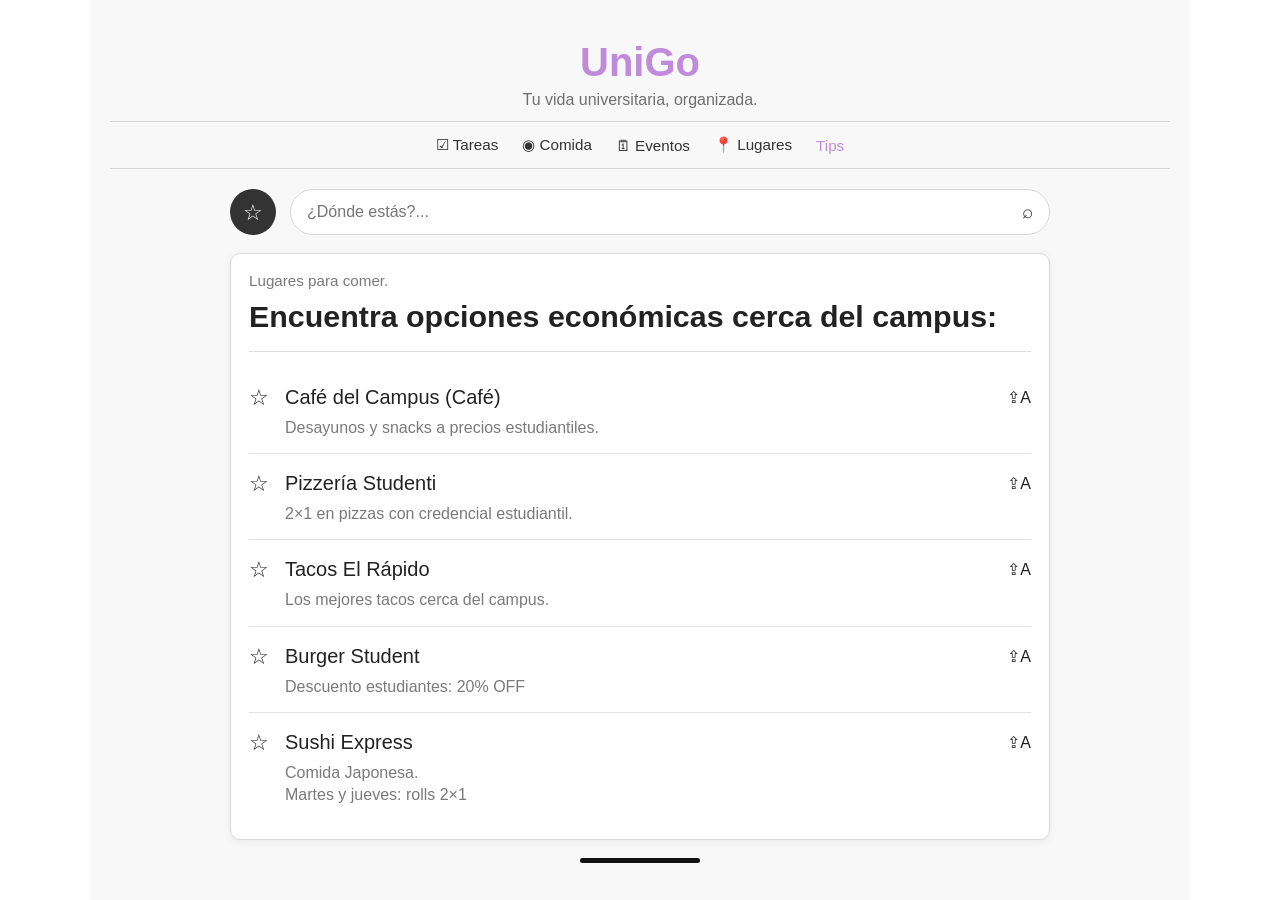
<file: comida.html>
<!DOCTYPE html>
<html lang="es">

<head>
  <meta charset="UTF-8">
  <meta name="viewport" content="width=device-width, initial-scale=1.0">
  <title>UniGo - Comida</title>
  <link rel="stylesheet" href="style.css">
</head>

<body>

  <main class="panel-page">
    <div class="status-bar">
    </div>

    <header class="panel-header">
      <h1 class="brand-title">UniGo</h1>
      <p class="brand-subtitle">Tu vida universitaria, organizada.</p>
    </header>

    <nav class="menu">
       <a href="panel.html" class="menu-item">☑ Tareas</a>
            <a href="comida.html" class="menu-item">◉ Comida</a>
            <a href="eventos.html" class="menu-item">🗓 Eventos</a>
            <a href="lugares.html" class="menu-item">📍 Lugares</a>
            <a href="tips.html" class="menu-item active">Tips</a>
    </nav>

    <section class="food-topbar">
      <button class="fav-btn">☆</button>

      <div class="search-box">
        <input type="text" placeholder="¿Dónde estás?..." class="food-search">
        <button class="search-btn">⌕</button>
      </div>
    </section>

    <section class="food-box">
      <p class="food-small-title">Lugares para comer.</p>
      <h2 class="food-title">Encuentra opciones económicas cerca del campus:</h2>

      <div class="food-list">

        <article class="food-item">
          <div class="food-item-top">
            <span class="food-star">☆</span>
            <h3>Café del Campus (Café)</h3>
            <span class="food-tag">⇪A</span>
          </div>
          <p>Desayunos y snacks a precios estudiantiles.</p>
        </article>

        <article class="food-item">
          <div class="food-item-top">
            <span class="food-star">☆</span>
            <h3>Pizzería Studenti</h3>
            <span class="food-tag">⇪A</span>
          </div>
          <p>2×1 en pizzas con credencial estudiantil.</p>
        </article>

        <article class="food-item">
          <div class="food-item-top">
            <span class="food-star">☆</span>
            <h3>Tacos El Rápido</h3>
            <span class="food-tag">⇪A</span>
          </div>
          <p>Los mejores tacos cerca del campus.</p>
        </article>

        <article class="food-item">
          <div class="food-item-top">
            <span class="food-star">☆</span>
            <h3>Burger Student</h3>
            <span class="food-tag">⇪A</span>
          </div>
          <p>Descuento estudiantes: 20% OFF</p>
        </article>

        <article class="food-item">
          <div class="food-item-top">
            <span class="food-star">☆</span>
            <h3>Sushi Express</h3>
            <span class="food-tag">⇪A</span>
          </div>
          <p>Comida Japonesa.<br>Martes y jueves: rolls 2×1</p>
        </article>

      </div>
    </section>

    <div class="bottom-line"></div>
  </main>

</body>

</html>
</file>
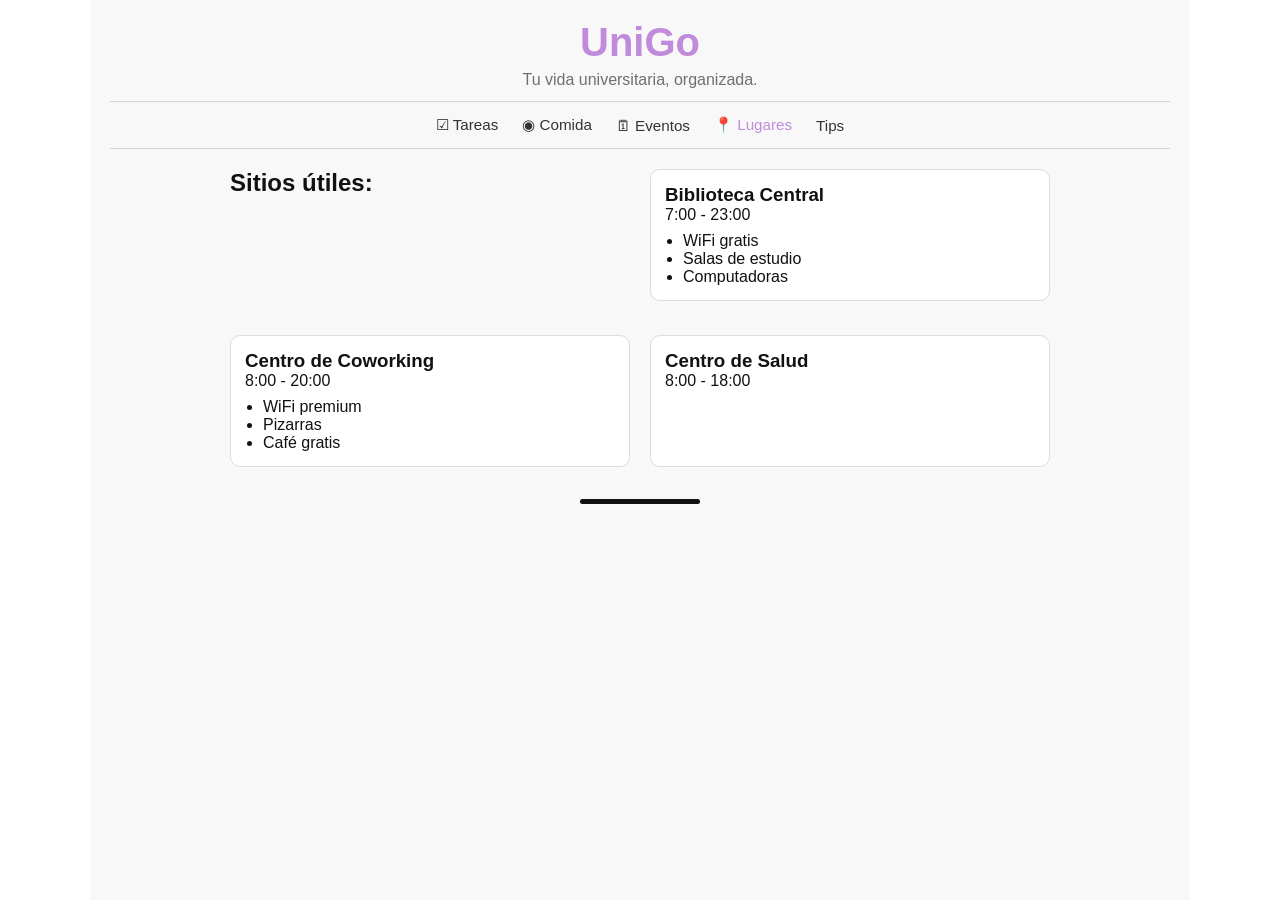
<file: lugares.html>
<!DOCTYPE html>
<html lang="es">
<head>
  <meta charset="UTF-8">
  <meta name="viewport" content="width=device-width, initial-scale=1.0">
  <title>UniGo - Lugares</title>
  <link rel="stylesheet" href="style.css">
</head>

<body>

<main class="panel-page">

  <header class="panel-header">
    <h1 class="brand-title">UniGo</h1>
    <p class="brand-subtitle">Tu vida universitaria, organizada.</p>
  </header>

  <nav class="menu">
    <a href="panel.html" class="menu-item">☑ Tareas</a>
    <a href="comida.html" class="menu-item">◉ Comida</a>
    <a href="eventos.html" class="menu-item">🗓 Eventos</a>
    <a href="lugares.html" class="menu-item active">📍 Lugares</a>
    <a href="tips.html" class="menu-item">Tips</a>
  </nav>

  <section class="places-box">

    <h2>Sitios útiles:</h2>

    <article class="place-card">
      <h3>Biblioteca Central</h3>
      <p>7:00 - 23:00</p>
      <ul>
        <li>WiFi gratis</li>
        <li>Salas de estudio</li>
        <li>Computadoras</li>
      </ul>
    </article>

    <article class="place-card">
      <h3>Centro de Coworking</h3>
      <p>8:00 - 20:00</p>
      <ul>
        <li>WiFi premium</li>
        <li>Pizarras</li>
        <li>Café gratis</li>
      </ul>
    </article>

    <article class="place-card">
      <h3>Centro de Salud</h3>
      <p>8:00 - 18:00</p>
    </article>

  </section>

  <div class="bottom-line"></div>

</main>

</body>
</html>
</file>
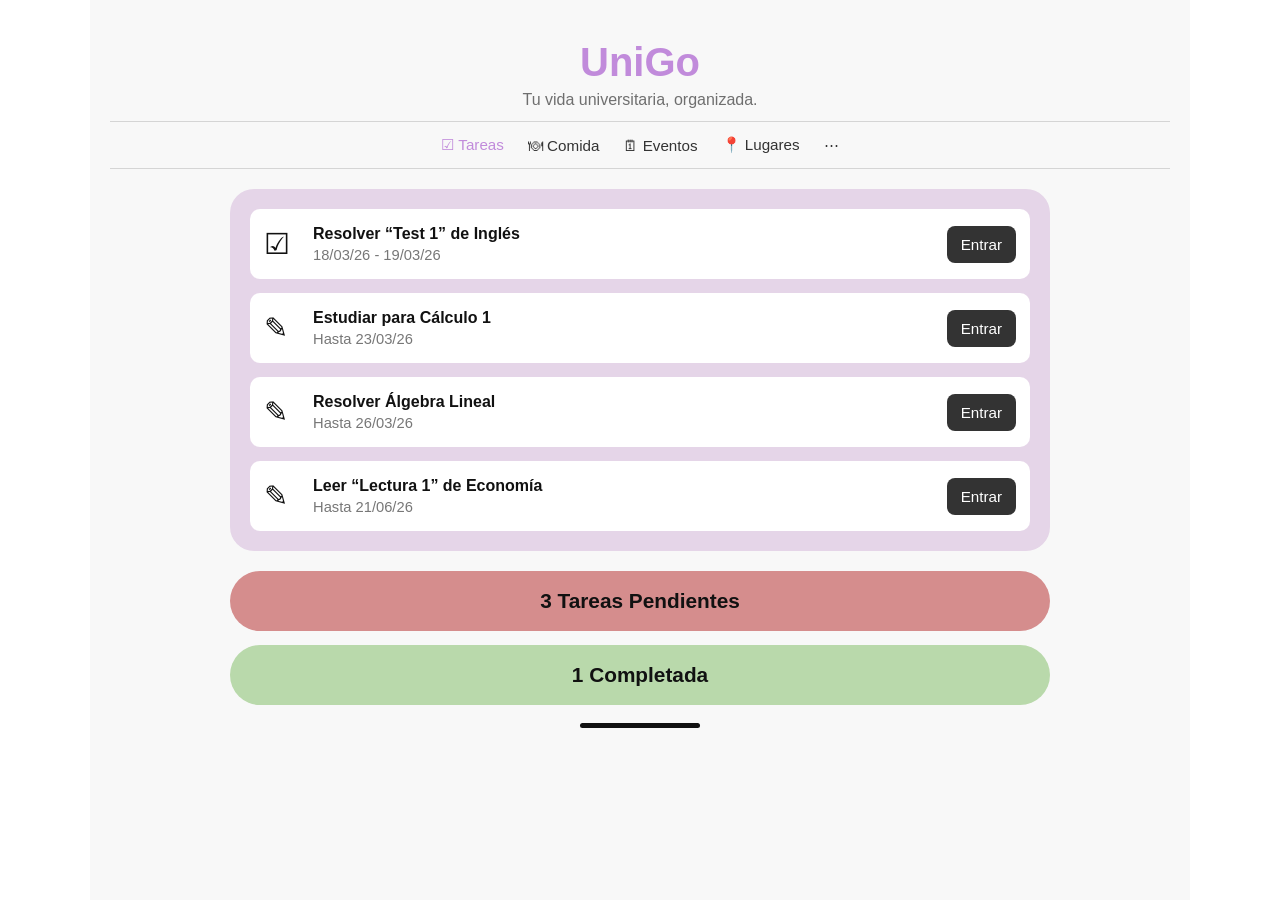
<file: pagina2.html>
<!DOCTYPE html>
<html lang="es">

<head>
    <meta charset="UTF-8">
    <meta name="viewport" content="width=device-width, initial-scale=1.0">
    <title>UniGo - Panel</title>
    <link rel="stylesheet" href="style.css">
</head>

<body>

    <main class="panel-page">
        <div class="status-bar">
        </div>

        <header class="panel-header">
            <h1 class="brand-title">UniGo</h1>
            <p class="brand-subtitle">Tu vida universitaria, organizada.</p>
        </header>

        <nav class="menu">
            <a href="#" class="menu-item active">☑ Tareas</a>
            <a href="#" class="menu-item">🍽 Comida</a>
            <a href="#" class="menu-item">🗓 Eventos</a>
            <a href="#" class="menu-item">📍 Lugares</a>
            <a href="#" class="menu-item">⋯</a>
        </nav>

        <section class="tasks-box">
            <div class="task-card">
                <div class="task-icon">☑</div>
                <div class="task-info">
                    <h3>Resolver “Test 1” de Inglés</h3>
                    <p>18/03/26 - 19/03/26</p>
                </div>
                <button class="task-btn">Entrar</button>
            </div>

            <div class="task-card">
                <div class="task-icon">✎</div>
                <div class="task-info">
                    <h3>Estudiar para Cálculo 1</h3>
                    <p>Hasta 23/03/26</p>
                </div>
                <button class="task-btn">Entrar</button>
            </div>

            <div class="task-card">
                <div class="task-icon">✎</div>
                <div class="task-info">
                    <h3>Resolver Álgebra Lineal</h3>
                    <p>Hasta 26/03/26</p>
                </div>
                <button class="task-btn">Entrar</button>
            </div>

            <div class="task-card">
                <div class="task-icon">✎</div>
                <div class="task-info">
                    <h3>Leer “Lectura 1” de Economía</h3>
                    <p>Hasta 21/06/26</p>
                </div>
                <button class="task-btn">Entrar</button>
            </div>
        </section>

        <section class="summary-box">
            <div class="summary pending">3 Tareas Pendientes</div>
            <div class="summary completed">1 Completada</div>
        </section>

        <div class="bottom-line"></div>
    </main>

</body>

</html>
</file>
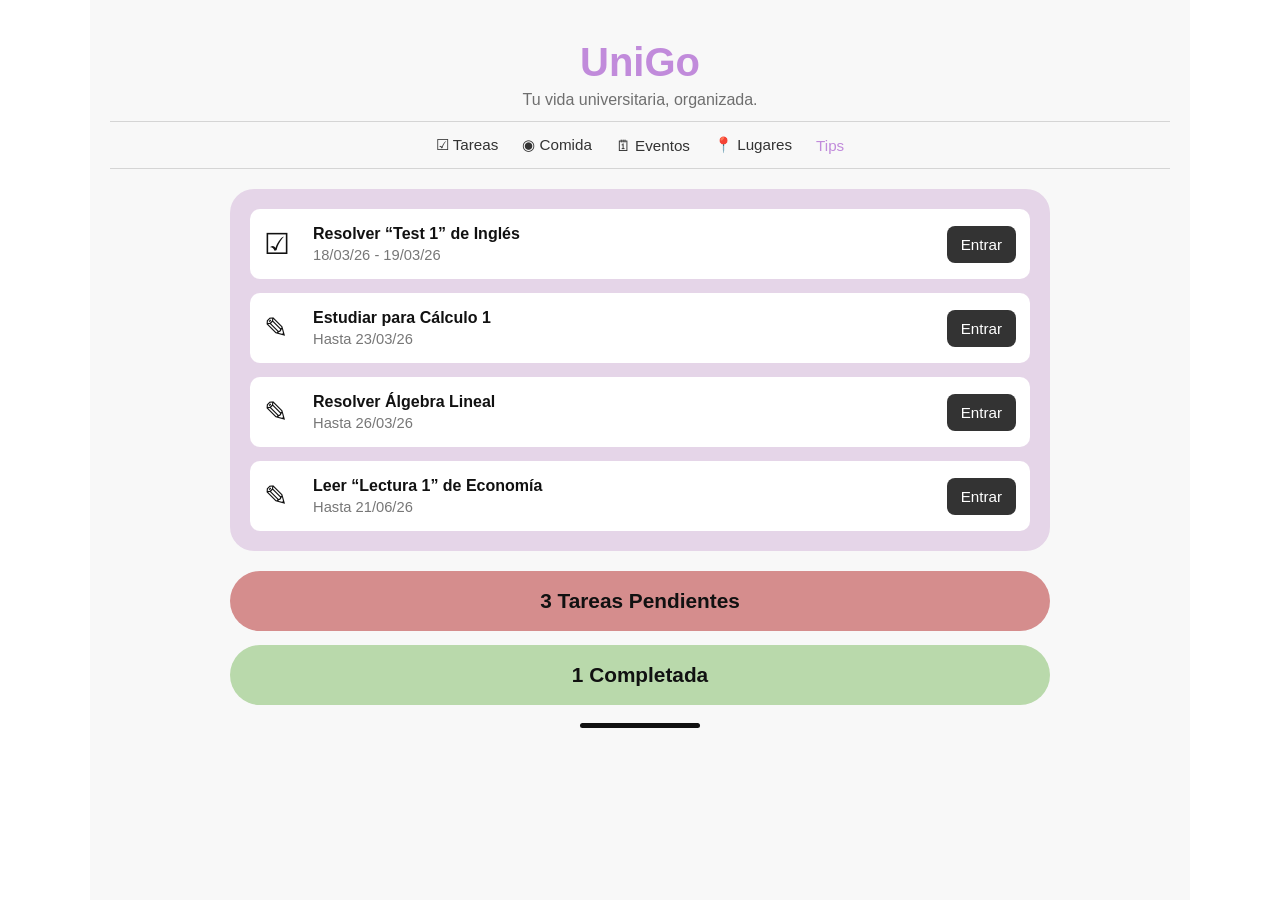
<file: panel.html>
<!DOCTYPE html>
<html lang="es">

<head>
    <meta charset="UTF-8">
    <meta name="viewport" content="width=device-width, initial-scale=1.0">
    <title>UniGo - Panel</title>
    <link rel="stylesheet" href="style.css">
</head>

<body>

    <main class="panel-page">
        <div class="status-bar">
        </div>

        <header class="panel-header">
            <h1 class="brand-title">UniGo</h1>
            <p class="brand-subtitle">Tu vida universitaria, organizada.</p>
        </header>

        <nav class="menu">
             <a href="panel.html" class="menu-item">☑ Tareas</a>
            <a href="comida.html" class="menu-item">◉ Comida</a>
            <a href="eventos.html" class="menu-item">🗓 Eventos</a>
            <a href="lugares.html" class="menu-item">📍 Lugares</a>
            <a href="tips.html" class="menu-item active">Tips</a>
        </nav>

        <section class="tasks-box">
            <div class="task-card">
                <div class="task-icon">☑</div>
                <div class="task-info">
                    <h3>Resolver “Test 1” de Inglés</h3>
                    <p>18/03/26 - 19/03/26</p>
                </div>
                <button class="task-btn">Entrar</button>
            </div>

            <div class="task-card">
                <div class="task-icon">✎</div>
                <div class="task-info">
                    <h3>Estudiar para Cálculo 1</h3>
                    <p>Hasta 23/03/26</p>
                </div>
                <button class="task-btn">Entrar</button>
            </div>

            <div class="task-card">
                <div class="task-icon">✎</div>
                <div class="task-info">
                    <h3>Resolver Álgebra Lineal</h3>
                    <p>Hasta 26/03/26</p>
                </div>
                <button class="task-btn">Entrar</button>
            </div>

            <div class="task-card">
                <div class="task-icon">✎</div>
                <div class="task-info">
                    <h3>Leer “Lectura 1” de Economía</h3>
                    <p>Hasta 21/06/26</p>
                </div>
                <button class="task-btn">Entrar</button>
            </div>
        </section>

        <section class="summary-box">
            <div class="summary pending">3 Tareas Pendientes</div>
            <div class="summary completed">1 Completada</div>
        </section>

        <div class="bottom-line"></div>
    </main>

</body>

</html>
</file>
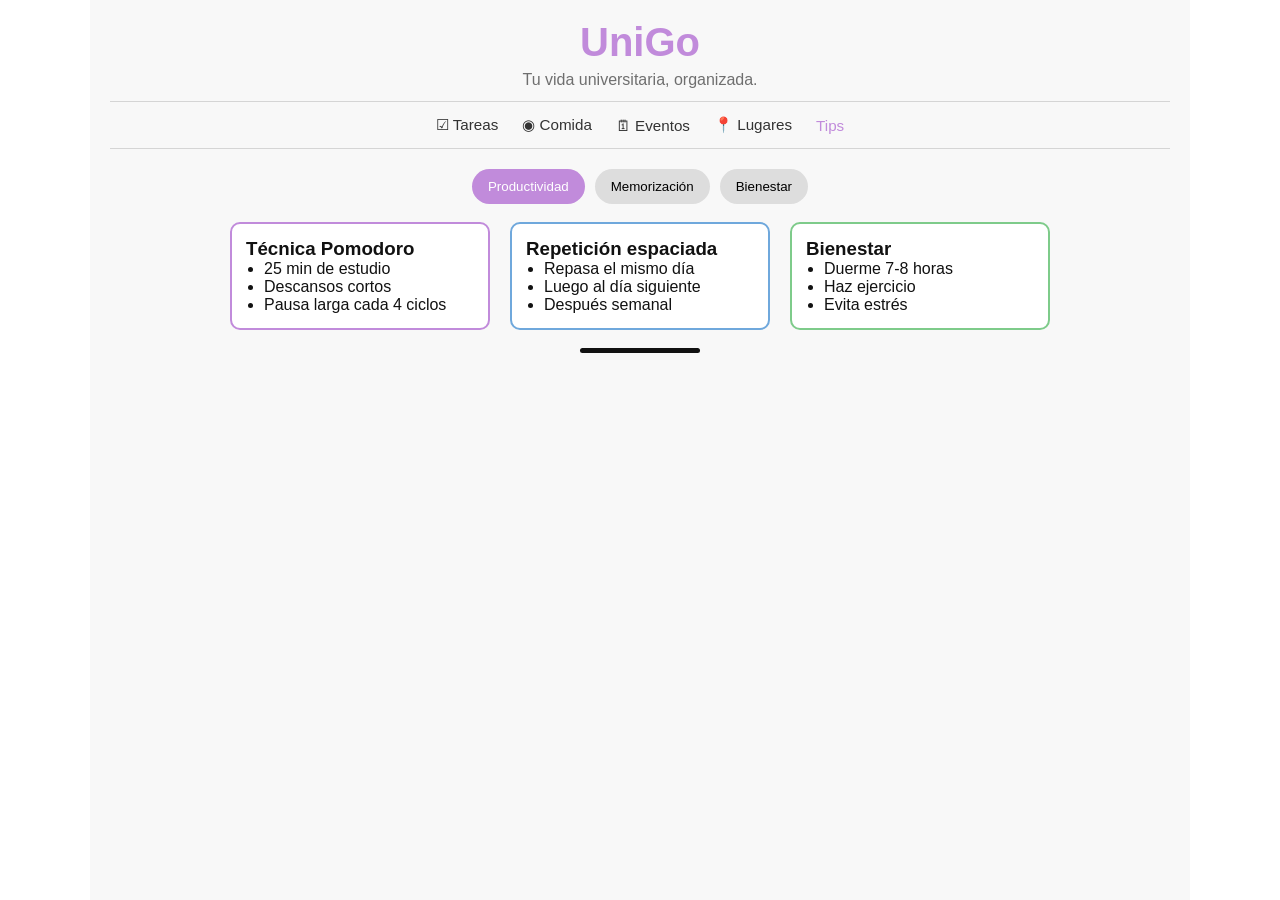
<file: tips.html>
<!DOCTYPE html>
<html lang="es">
<head>
  <meta charset="UTF-8">
  <meta name="viewport" content="width=device-width, initial-scale=1.0">
  <title>UniGo - Tips</title>
  <link rel="stylesheet" href="style.css">
</head>

<body>

<main class="panel-page">

  <header class="panel-header">
    <h1 class="brand-title">UniGo</h1>
    <p class="brand-subtitle">Tu vida universitaria, organizada.</p>
  </header>

  <nav class="menu">
    <a href="panel.html" class="menu-item">☑ Tareas</a>
    <a href="comida.html" class="menu-item">◉ Comida</a>
    <a href="eventos.html" class="menu-item">🗓 Eventos</a>
    <a href="lugares.html" class="menu-item">📍 Lugares</a>
    <a href="tips.html" class="menu-item active">Tips</a>
  </nav>

  <section class="tabs">
    <button class="tab active">Productividad</button>
    <button class="tab">Memorización</button>
    <button class="tab">Bienestar</button>
  </section>

  <section class="tips-box">

    <div class="tip-card purple">
      <h3>Técnica Pomodoro</h3>
      <ul>
        <li>25 min de estudio</li>
        <li>Descansos cortos</li>
        <li>Pausa larga cada 4 ciclos</li>
      </ul>
    </div>

    <div class="tip-card blue">
      <h3>Repetición espaciada</h3>
      <ul>
        <li>Repasa el mismo día</li>
        <li>Luego al día siguiente</li>
        <li>Después semanal</li>
      </ul>
    </div>

    <div class="tip-card green">
      <h3>Bienestar</h3>
      <ul>
        <li>Duerme 7-8 horas</li>
        <li>Haz ejercicio</li>
        <li>Evita estrés</li>
      </ul>
    </div>

  </section>

  <div class="bottom-line"></div>

</main>

</body>
</html>
</file>
<file: style.css>
* {
    margin: 0;
    padding: 0;
    box-sizing: border-box;
    font-family: Arial, sans-serif;
}

body {
    background-color: #ffffff;
    color: #111;
}

/* ---------- ESTRUCTURA GENERAL ---------- */
.login-page,
.panel-page {
    width: 100%;
    max-width: 1100px;
    margin: 0 auto;
    min-height: 100vh;
    padding: 20px;
    background-color: #f8f8f8;
}

.status-bar {
    display: flex;
    justify-content: space-between;
    align-items: center;
    font-size: 16px;
    font-weight: bold;
    margin-bottom: 20px;
}

/* ---------- LOGIN ---------- */
.login-page {
    display: flex;
    flex-direction: column;
    justify-content: space-between;
}

.login-content {
    width: 100%;
    max-width: 420px;
    margin: 40px auto;
    text-align: center;
}

.logo-box {
    width: 80px;
    height: 80px;
    margin: 0 auto 20px;
    border-radius: 16px;
    background-color: #f1e8f8;
    color: #9b63d8;
    display: flex;
    align-items: center;
    justify-content: center;
    font-size: 38px;
    font-weight: bold;
}

.login-content h1 {
    font-size: 2rem;
    margin-bottom: 10px;
}

.subtitle {
    font-size: 1rem;
    color: #555;
    margin-bottom: 35px;
}

.input-email {
    width: 100%;
    padding: 14px;
    border: 1.5px solid #9f80b9;
    font-size: 1rem;
    outline: none;
    margin-bottom: 15px;
    background-color: white;
}

.btn-main {
    width: 100%;
    padding: 14px;
    background-color: #c8bdd9;
    color: #5e556a;
    border: 1px solid #8a7b9b;
    border-radius: 7px;
    font-size: 1rem;
    font-weight: bold;
    cursor: pointer;
    margin-bottom: 24px;
}

.divider {
    display: flex;
    align-items: center;
    justify-content: center;
    margin: 10px 0 25px;
    color: black;
}

.divider::before,
.divider::after {
    content: "";
    flex: 1;
    height: 1px;
    background-color: #b8b8b8;
    margin: 0 12px;
}

.social-buttons {
    display: flex;
    flex-direction: column;
    gap: 16px;
}

.social-btn {
    width: 100%;
    padding: 14px;
    border: 1.5px solid #a47cc4;
    border-radius: 30px;
    background-color: white;
    font-size: 1rem;
    color: #666;
    cursor: pointer;
}

.footer {
    text-align: center;
    font-size: 0.75rem;
    color: #222;
    margin-top: 40px;
    padding-bottom: 10px;
}

/* ---------- PANEL ---------- */
.panel-header {
    text-align: center;
    padding-bottom: 12px;
    border-bottom: 1px solid #d5d5d5;
}

.brand-title {
    font-size: 2.5rem;
    color: #c18bdb;
    margin-bottom: 6px;
    font-weight: bold;
}

.brand-subtitle {
    color: #6f6f6f;
    font-size: 1rem;
}

.menu {
    display: flex;
    justify-content: center;
    align-items: center;
    gap: 24px;
    flex-wrap: wrap;
    padding: 14px 0;
    border-bottom: 1px solid #d5d5d5;
    margin-bottom: 20px;
}

.menu-item {
    text-decoration: none;
    color: #333;
    font-size: 0.95rem;
}

.menu-item.active {
    color: #c18bdb;
}

.tasks-box {
    max-width: 820px;
    margin: 0 auto;
    background-color: #e5d5e8;
    border-radius: 24px;
    padding: 20px;
    display: flex;
    flex-direction: column;
    gap: 14px;
}

.task-card {
    background-color: white;
    border-radius: 10px;
    padding: 16px 14px;
    display: grid;
    grid-template-columns: 35px 1fr auto;
    align-items: center;
    gap: 14px;
}

.task-icon {
    font-size: 1.8rem;
}

.task-info h3 {
    font-size: 1rem;
    margin-bottom: 4px;
}

.task-info p {
    font-size: 0.92rem;
    color: #777;
}

.task-btn {
    background-color: #333;
    color: white;
    border: none;
    border-radius: 8px;
    padding: 10px 14px;
    font-size: 0.95rem;
    cursor: pointer;
}

.summary-box {
    max-width: 820px;
    margin: 20px auto 0;
    display: flex;
    flex-direction: column;
    gap: 14px;
}

.summary {
    text-align: center;
    padding: 18px;
    border-radius: 30px;
    font-size: 1.3rem;
    font-weight: bold;
}

.pending {
    background-color: #d58d8d;
}

.completed {
    background-color: #b9d9ab;
}

.bottom-line {
    width: 120px;
    height: 5px;
    background-color: #111;
    border-radius: 10px;
    margin: 18px auto 0;
}

/* ---------- RESPONSIVE ---------- */
@media (max-width: 768px) {

    .login-page,
    .panel-page {
        padding: 14px;
    }

    .login-content {
        margin: 25px auto;
    }

    .brand-title {
        font-size: 2rem;
    }

    .brand-subtitle {
        font-size: 0.92rem;
    }

    .menu {
        gap: 12px;
        justify-content: space-around;
    }

    .menu-item {
        font-size: 0.82rem;
    }

    .tasks-box {
        padding: 14px;
    }

    .task-card {
        grid-template-columns: 28px 1fr auto;
        gap: 10px;
        padding: 14px 10px;
    }

    .task-info h3 {
        font-size: 0.9rem;
    }

    .task-info p {
        font-size: 0.84rem;
    }

    .task-btn {
        padding: 9px 10px;
        font-size: 0.88rem;
    }

    .summary {
        font-size: 1.05rem;
        padding: 15px;
    }

    .bottom-line {
        width: 95px;
    }
}

/* ---------- COMIDA ---------- */
.food-topbar {
    max-width: 820px;
    margin: 0 auto 18px;
    display: flex;
    align-items: center;
    gap: 14px;
}

.fav-btn {
    width: 46px;
    height: 46px;
    border: none;
    border-radius: 50%;
    background-color: #333;
    color: white;
    font-size: 1.4rem;
    cursor: pointer;
    flex-shrink: 0;
}

.search-box {
    flex: 1;
    display: flex;
    align-items: center;
    border: 1.5px solid #d7d7d7;
    border-radius: 28px;
    background-color: white;
    overflow: hidden;
}

.food-search {
    flex: 1;
    border: none;
    outline: none;
    padding: 13px 16px;
    font-size: 1rem;
    background: transparent;
}

.search-btn {
    border: none;
    background: transparent;
    padding: 0 16px;
    font-size: 1.2rem;
    cursor: pointer;
    color: #333;
}

.food-box {
    max-width: 820px;
    margin: 0 auto;
    background-color: #ffffff;
    border: 1px solid #d8d8d8;
    border-radius: 10px;
    padding: 18px;
    box-shadow: 0 2px 8px rgba(0, 0, 0, 0.06);
}

.food-small-title {
    font-size: 0.95rem;
    color: #7a7a7a;
    margin-bottom: 8px;
}

.food-title {
    font-size: 1.9rem;
    line-height: 1.3;
    color: #222;
    margin-bottom: 18px;
    padding-bottom: 14px;
    border-bottom: 1px solid #dddddd;
}

.food-list {
    display: flex;
    flex-direction: column;
    gap: 2px;
}

.food-item {
    padding: 14px 0;
    border-bottom: 1px solid #e2e2e2;
}

.food-item:last-child {
    border-bottom: none;
}

.food-item-top {
    display: grid;
    grid-template-columns: 26px 1fr auto;
    align-items: center;
    gap: 10px;
    margin-bottom: 6px;
}

.food-item-top h3 {
    font-size: 1.25rem;
    font-weight: normal;
    color: #222;
}

.food-star {
    font-size: 1.4rem;
    color: #222;
}

.food-tag {
    font-size: 1rem;
    color: #222;
    white-space: nowrap;
}

.food-item p {
    margin-left: 36px;
    color: #7a7a7a;
    font-size: 1rem;
    line-height: 1.4;
}

/* ---------- RESPONSIVE COMIDA ---------- */
@media (max-width: 768px) {
    .food-topbar {
        gap: 10px;
        margin-bottom: 14px;
    }

    .fav-btn {
        width: 42px;
        height: 42px;
        font-size: 1.2rem;
    }

    .food-search {
        padding: 12px 14px;
        font-size: 0.95rem;
    }

    .search-btn {
        padding: 0 14px;
        font-size: 1.05rem;
    }

    .food-box {
        padding: 14px;
    }

    .food-title {
        font-size: 1.35rem;
        margin-bottom: 14px;
        padding-bottom: 12px;
    }

    .food-small-title {
        font-size: 0.88rem;
    }

    .food-item-top {
        grid-template-columns: 22px 1fr auto;
        gap: 8px;
    }

    .food-item-top h3 {
        font-size: 1rem;
    }

    .food-star {
        font-size: 1.2rem;
    }

    .food-tag {
        font-size: 0.9rem;
    }

    .food-item p {
        margin-left: 30px;
        font-size: 0.9rem;
    }
}
/* ---------- EVENTOS ---------- */
.events-box {
    max-width: 820px;
    margin: 0 auto;
}

.event-card {
    background: white;
    border: 1px solid #ddd;
    border-radius: 10px;
    padding: 14px;
    margin-bottom: 14px;
}

.event-card img {
    width: 100%;
    border-radius: 8px;
    margin-bottom: 10px;
}

.event-card h3 {
    margin-bottom: 6px;
}

.event-card span {
    font-size: 0.85rem;
    color: gray;
}

/* ---------- LUGARES ---------- */
.places-box {
    max-width: 820px;
    margin: 0 auto;
}

.place-card {
    background: white;
    border: 1px solid #ddd;
    border-radius: 10px;
    padding: 14px;
    margin-bottom: 14px;
}

.place-card ul {
    margin-top: 8px;
    padding-left: 18px;
}

/* ---------- TIPS ---------- */
.tabs {
    display: flex;
    justify-content: center;
    gap: 10px;
    margin-bottom: 18px;
}

.tab {
    padding: 10px 16px;
    border-radius: 20px;
    border: none;
    background: #ddd;
    cursor: pointer;
}

.tab.active {
    background: #c18bdb;
    color: white;
}

.tips-box {
    max-width: 820px;
    margin: 0 auto;
    display: grid;
    gap: 14px;
}

.tip-card {
    padding: 14px;
    border-radius: 10px;
    background: white;
    border: 2px solid;
}

.tip-card ul {
    padding-left: 18px;
}

.purple {
    border-color: #c18bdb;
}

.blue {
    border-color: #6fa8dc;
}

.green {
    border-color: #7ecb8a;
}

/* ---------- DESKTOP MEJORADO ---------- */
@media (min-width: 900px) {

    .events-box,
    .places-box,
    .tips-box {
        display: grid;
        grid-template-columns: repeat(2, 1fr);
        gap: 20px;
    }

    .tips-box {
        grid-template-columns: repeat(3, 1fr);
    }
}
</file>
